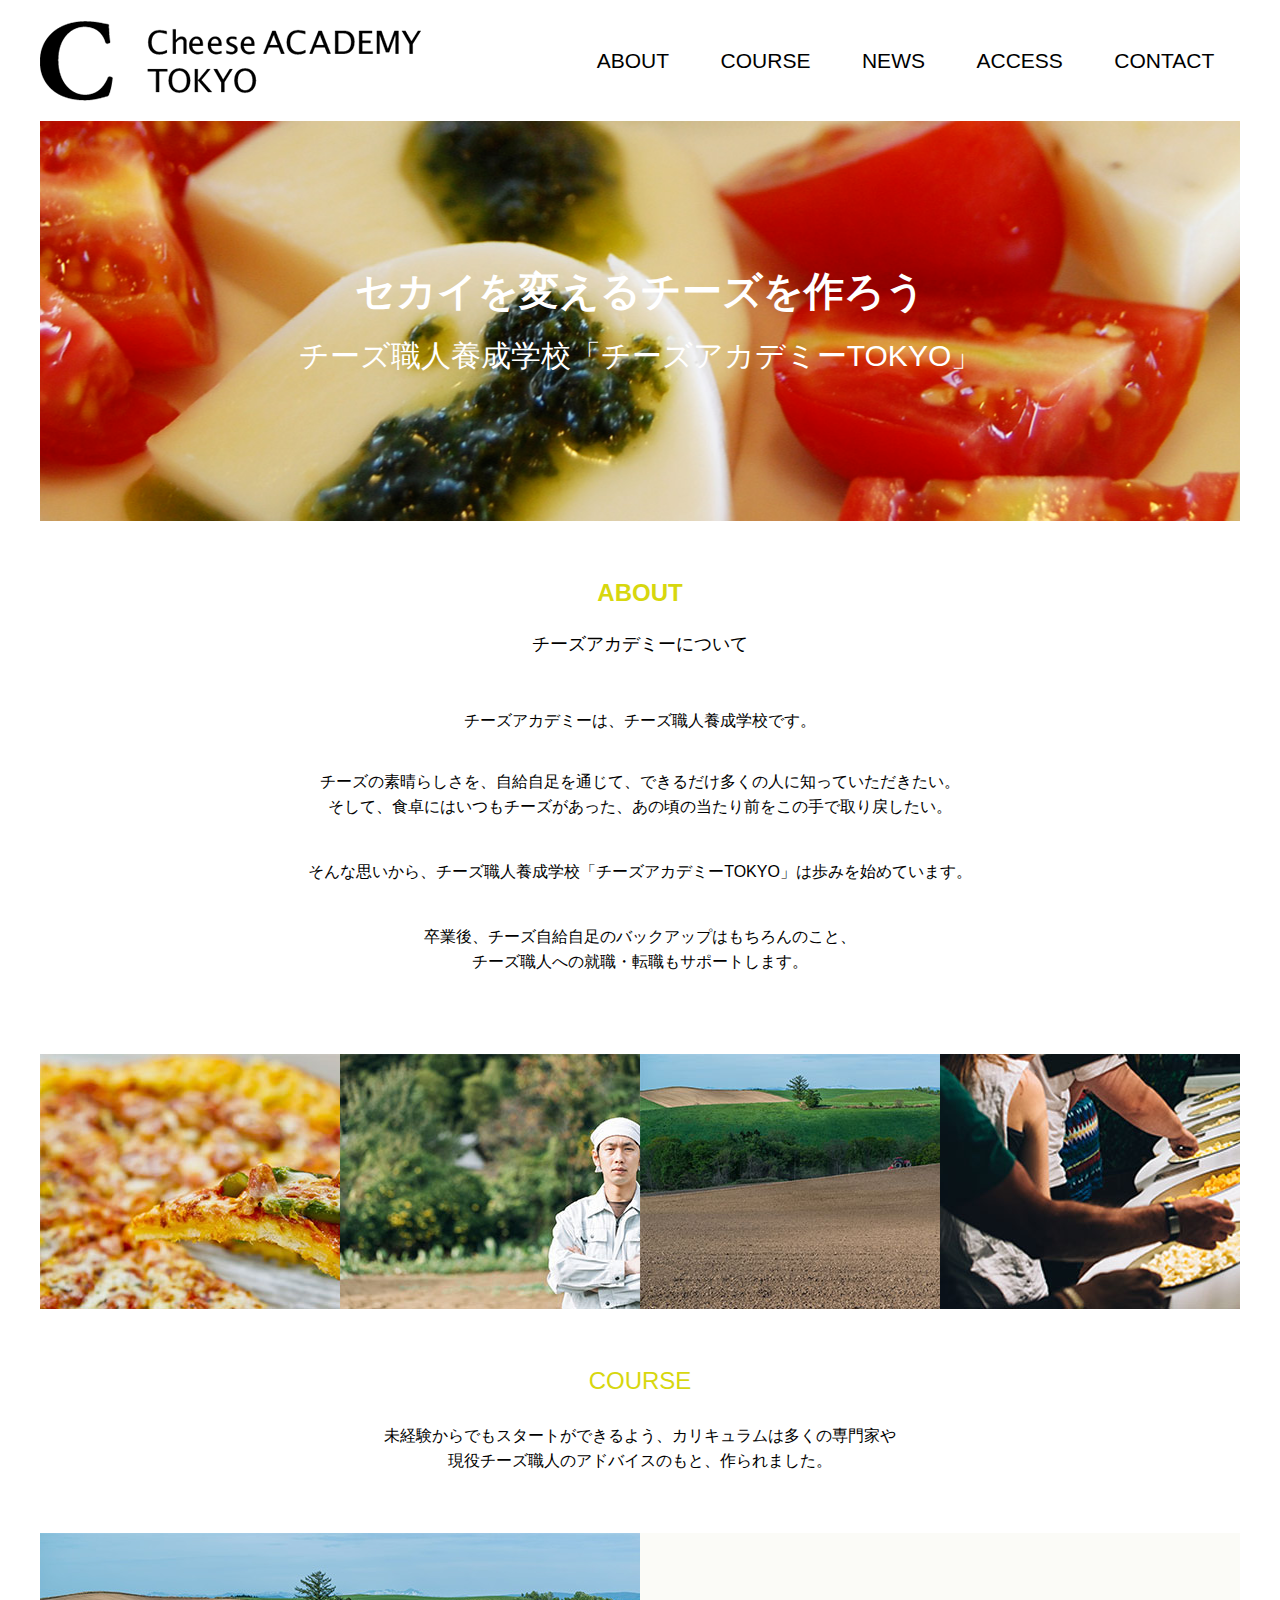
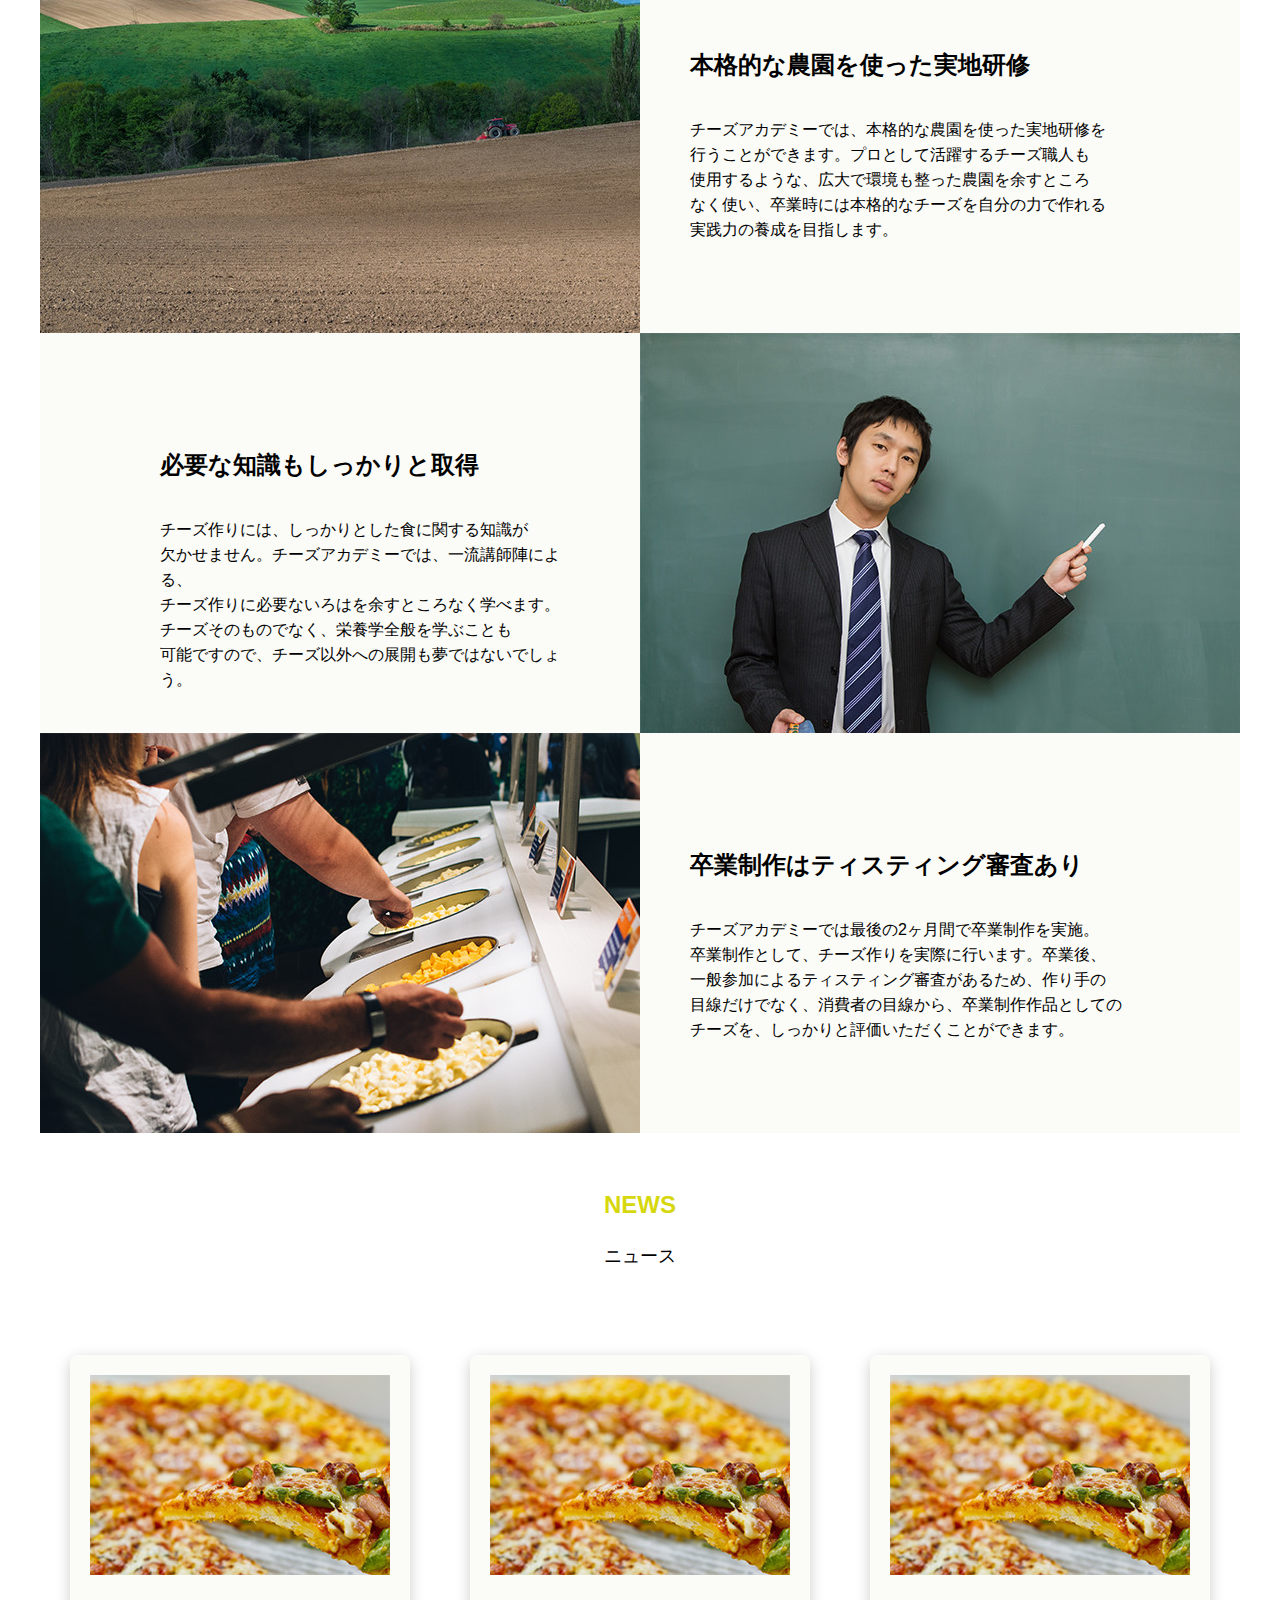
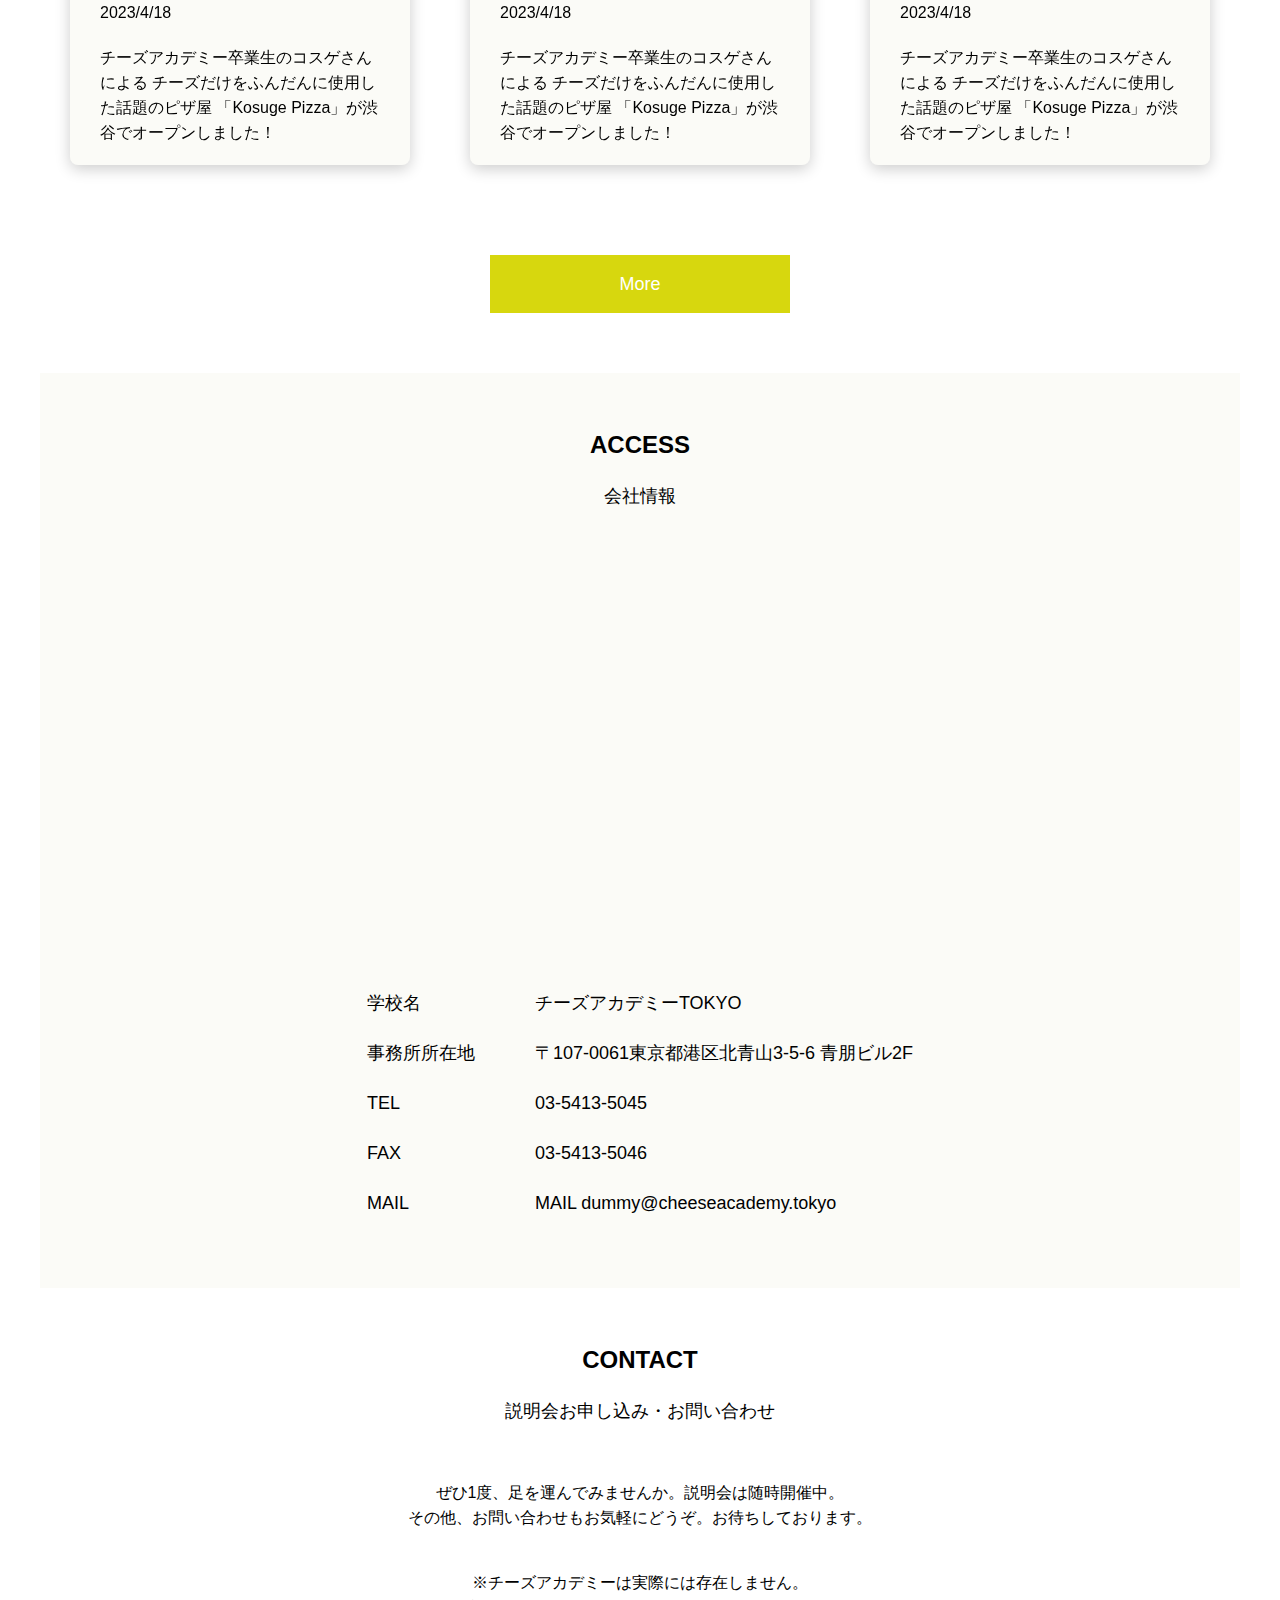
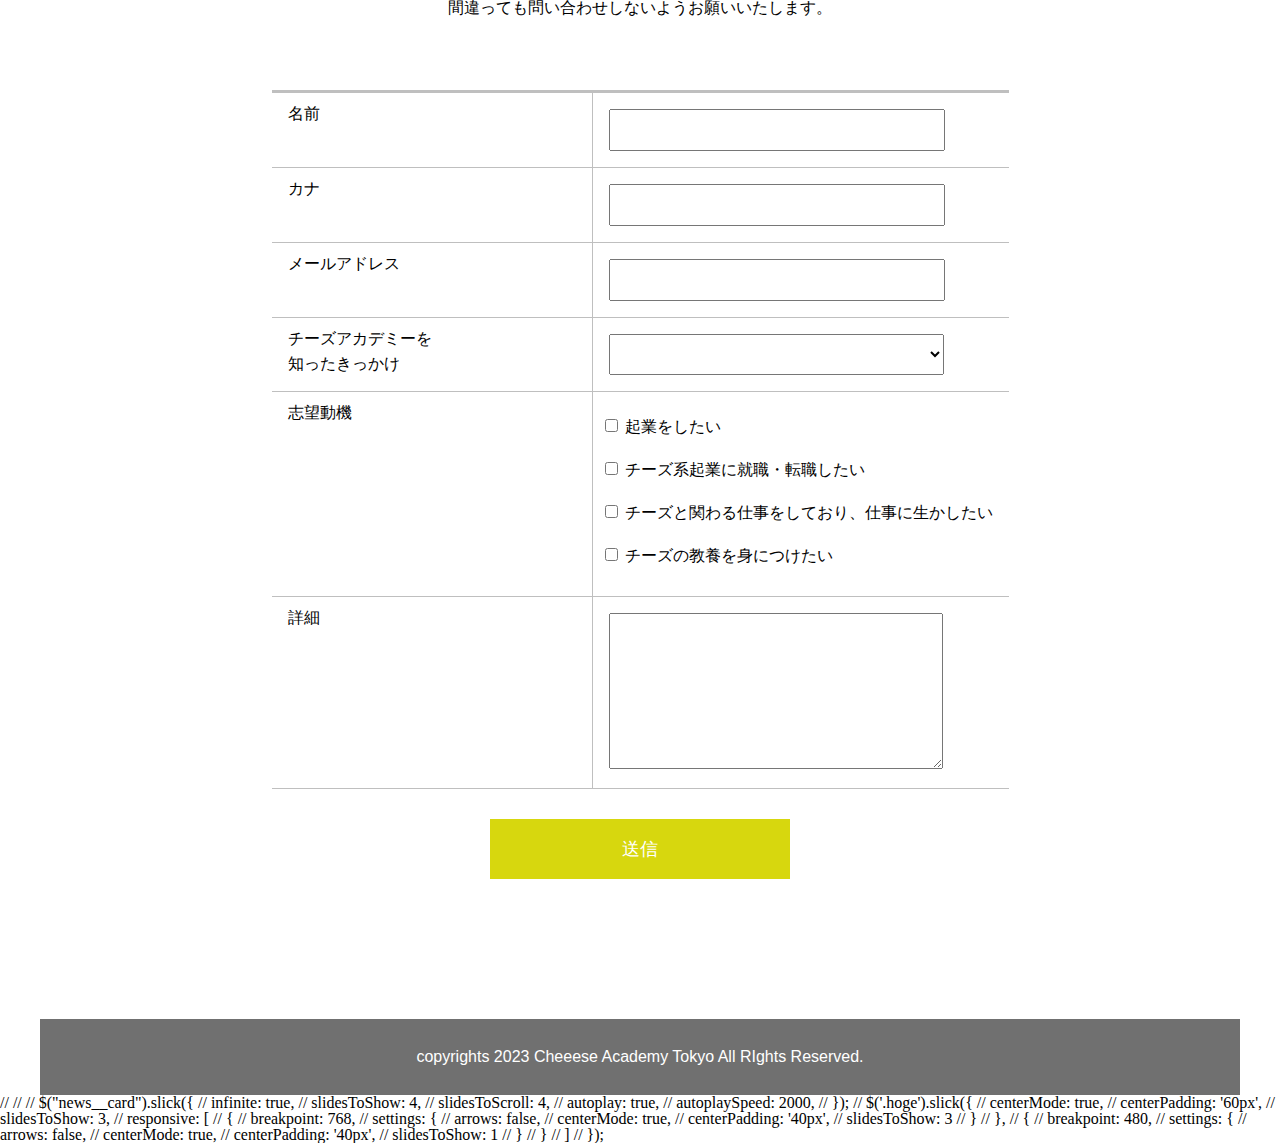
<file: html_name_02/index.html>
<!DOCTYPE html>
<html lang="ja">
<!-- 最初の設定は終わっています　必要な方は触ってください -->
<head>
  <meta charset="UTF-8">
  <meta name="viewport" content="width=device-width, initial-scale=1.0">
  <meta http-equiv="X-UA-Compatible" content="ie=edge">
   <!-- jqueryとslickを入れた -->
   <!-- <link rel="stylesheet" href="./css/bulma.min.css"> -->
   <link rel="stylesheet" href="css/reset.css">
   <link rel="stylesheet" href="css/style.css">
   <link rel="stylesheet" type="text/css" href="slick/slick.css"/>
   <link rel="stylesheet" type="text/css" href="slick/slick-theme.css"/>
   <!-- slick以外にプラグインを追加したい場合はこのしたに追加 -->
   <script src="./js/jquery-3.6.4.min.js"></script>
   <script type="text/javascript" src="./slick/slick.min.js"></script>
  <title>チーズアカデミー</title>
 
</head>
<!-- 最初の設定は終わっています　必要な方は触ってください -->

<body>
  <!-- この中に記述していく -->
  <!-- ここから下にコードを書く -->
  <!-- まずはラップで包む -->
  <div class="wrap">
    <!-- 大枠はheaderとmainとfooterの３つ -->
    <div class="header">
    <!-- headerの中にはlogoとindexを作る -->
      <div class="header__logo">
        <img src="./img/header_logo.png" alt="">
      </div>
      <div class="header__index">
          <a href="#about">ABOUT</a></li>
          <a href="#course">COURSE</a></li>
          <a href="#news">NEWS</a></li>
          <a href="#access">ACCESS</a></li>
          <a href="#contact">CONTACT</a></li>
      </div>
    </div>
    <!-- mainの構成要素はhero,about,corse,news,access,contactの６要素-->
    <div class="main">
      <!-- heroは背景にイメージを入れ、文章はキャッチフレーズと学校名の２つに分ける -->
      <div class="hero">
        <div class="hero__text">
          <div class="hero__catchphraze">
            <div class="title1">
              <h1>セカイを変えるチーズを作ろう</h1>
            </div>
          </div>
          <div class="hero__title">
            <p>チーズ職人養成学校「チーズアカデミーTOKYO」</p>
          </div>
        </div>
      </div>
      <!-- aboutの構成要素は文章の部分と写真 -->
      <div class="about" id="about">
          <!-- 文章部分 見出し、中見出し、本文-->
        <div class="about__text">
          <div class="about__title">
            <h1>ABOUT</h1>
          </div>
          <div class="about__headline">
            <h2>チーズアカデミーについて</h2>
          </div>
          <div class="about__sentence">
            <div class="about__sentence_1">
              <p>チーズアカデミーは、チーズ職人養成学校です。</p>
            </div>
            <div class="about__sentence_2">
              <ul>
                <li>チーズの素晴らしさを、自給自足を通じて、できるだけ多くの人に知っていただきたい。</li>
                <li>そして、食卓にはいつもチーズがあった、あの頃の当たり前をこの手で取り戻したい。</li>
              </ul>
            </div>
            <div class="about__sentence_3">
              <p>そんな思いから、チーズ職人養成学校「チーズアカデミーTOKYO」は歩みを始めています。</p>
            </div>
            <div class="about__sentence_4">
              <ul>
                <li>卒業後、チーズ自給自足のバックアップはもちろんのこと、</li>
                <li>チーズ職人への就職・転職もサポートします。</li>
              </ul>
            </div>

          </div>
        </div>
        <!-- image部分は４つの写真を並べてセンター合わせ -->
        <ul class="about__image">
          <li><img src="./img/about_04.jpg" alt=""></li>
          <li><img src="./img/about_03.jpg" alt=""></li>
          <li><img src="./img/about_02.jpg" alt=""></li>
          <li><img src="./img/about_01.jpg" alt=""></li>
          <li><img src="./img/チーズお菓子.jpeg" alt=""></li>
          <li><img src="./img/チーズフォンデュ.jpeg" alt=""></li>
          <li><img src="./img/チーズ色々.jpeg" alt=""></li>
        </ul>
      </div>
      <!-- courseの構成要素は①文章②写真と文章のbox×２を３段 -->
      <div class="course" id="course">
        <!-- 文章は見出しと本文の２構成 -->
        <div class="course__text">
          <div class="corse__text__title">
            <P>COURSE</P>
          </div>
          <div class="corse__text__sentense">
            <p>未経験からでもスタートができるよう、カリキュラムは多くの専門家や</p>
            <p>現役チーズ職人のアドバイスのもと、作られました。</p>
          </div>
        </div>
        <!-- boxは写真/文章/文章/写真/写真/文章 -->
        <div class="course__box">
          <div class="course__box_row1">
            <div class="course__box1">
              <!-- <img src="./img/course_01.jpg" alt=""> -->
            </div>
            <!-- 文章boxは見出しと本文の２構成 -->
            <div class="course__box2">
              <div class="course__box2_headeline">
                <p>本格的な農園を使った実地研修</p>
              </div>
              <div class="course__box2_sentense">
                <p>チーズアカデミーでは、本格的な農園を使った実地研修を</p>
                <p>行うことができます。プロとして活躍するチーズ職人も</p>
                <p>使用するような、広大で環境も整った農園を余すところ</p>
                <p>なく使い、卒業時には本格的なチーズを自分の力で作れる</p>
                <p>実践力の養成を目指します。</p>
              </div>
            </div>
          </div>
          <div class="course__box_row2">
            <div class="course__box3">
              <div class="course__box3_headeline">
                <p>必要な知識もしっかりと取得</p>
              </div>
              <div class="course__box3_sentense">
                <p>チーズ作りには、しっかりとした食に関する知識が</p>
                <p>欠かせません。チーズアカデミーでは、一流講師陣による、</p>
                <p>チーズ作りに必要ないろはを余すところなく学べます。</p>
                <p>チーズそのものでなく、栄養学全般を学ぶことも</p>
                <p>可能ですので、チーズ以外への展開も夢ではないでしょう。</p>
              </div>
            </div>
            <div class="course__box4">
              <!-- <img src="./img/course_02.jpg" alt=""> -->
            </div>
          </div>
          <div class="course__box_row3">
            <div class="course__box5">
              <!-- <img src="./img/course_03.jpg" alt=""> -->
            </div>
            <div class="course__box6">
              <div class="course__box6_headeline">
                <p>卒業制作はティスティング審査あり</p>
              </div>
              <div class="course__box6_sentense">
                <p>チーズアカデミーでは最後の2ヶ月間で卒業制作を実施。</p>
                <p>卒業制作として、チーズ作りを実際に行います。卒業後、</p>
                <p>一般参加によるティスティング審査があるため、作り手の</p>
                <p>目線だけでなく、消費者の目線から、卒業制作作品としての</p>
                <p>チーズを、しっかりと評価いただくことができます。</p>
              </div>
            </div>
          </div>
        </div>
      </div>
      <!-- newsの構成要素は①文章②カード３枚③moreボタン -->
      <div class="news" id="news">
        <!-- ニュースタイトルは英語とカタカナ２構成 -->
        <div class="news__title">
          <div class="news__title_en">
            <p>NEWS</p>
          </div>
          <div class="news__title_jn">
            <p>ニュース</p>
          </div>
        </div>
        <!-- ニュースカードは写真の下に文章、文章は日付と本文 -->
        <div class="news__card">
          <ul class="hoge">
            <li class="news__card1">
              <div class="news__card1_img">
                <img src="./img/news_img.jpg" alt="">
              </div>
              <div class="news__card1_sentense">
                <div class="news__card1_sentense_day">
                  <p>2023/4/18</p>
                </div>
                <div class="news__card1_sentense_sentence">
                  <p>チーズアカデミー卒業生のコスゲさんによる
                    チーズだけをふんだんに使用した話題のピザ屋
                    「Kosuge Pizza」が渋谷でオープンしました！</p>
                </div>
              </div>
            </li>
            <li class="news__card2">
              <div class="news__card2_img">
                <img src="./img/news_img.jpg" alt="">
              </div>
              <div class="news__card2_sentense">
                <div class="news__card2_sentense_day">
                  <p>2023/4/18</p>
                </div>
                <div class="news__card2_sentense_sentence">
                  <p>チーズアカデミー卒業生のコスゲさんによる
                    チーズだけをふんだんに使用した話題のピザ屋
                    「Kosuge Pizza」が渋谷でオープンしました！</p>
                </div>
              </div>
            </li>
            <li class="news__card3">
              <div class="news__card3_img">
                <img src="./img/news_img.jpg" alt="">
              </div>
              <div class="news__card3_sentense">
                <div class="news__card3_sentense_day">
                  <p>2023/4/18</p>
                </div>
                <div class="news__card3_sentense_sentence">
                  <p>チーズアカデミー卒業生のコスゲさんによる
                    チーズだけをふんだんに使用した話題のピザ屋
                    「Kosuge Pizza」が渋谷でオープンしました！</p>
                </div>
              </div>
            </li>
            <li class="news__card4">
              <div class="news__card4_img">
                <img src="./img/news_img.jpg" alt="">
              </div>
              <div class="news__card4_sentense">
                <div class="news__card4_sentense_day">
                  <p>2023/5/18</p>
                </div>
                <div class="news__card4_sentense_sentence">
                  <p>チーズアカデミー卒業生のコスゲさんによる
                    チーズだけをふんだんに使用した話題のピザ屋
                    「Kosuge Pizza」が渋谷でオープンしました！</p>
                </div>
              </div>
            </li>
            <li class="news__card5">
              <div class="news__card5_img">
                <img src="./img/news_img.jpg" alt="">
              </div>
              <div class="news__card5_sentense">
                <div class="news__card5_sentense_day">
                  <p>2023/5/18</p>
                </div>
                <div class="news__card5_sentense_sentence">
                  <p>チーズアカデミー卒業生のコスゲさんによる
                    チーズだけをふんだんに使用した話題のピザ屋
                    「Kosuge Pizza」が渋谷でオープンしました！</p>
                </div>
              </div>
            </li>
          </ul>
         
        </div>
        <!-- moreは他にリンクされる　どこにリンク？ -->
        <div class="news__more">
<!-- ⭐︎リンク未挿入 -->
            <a href="./index2.html">More</a>
        </div>
      </div>
      <!-- アクセスの構成要素は①タイトル②googlemap③文章 -->
      <div class="access" id="access">
        <div class="access__title">
          <div class="access__title_en">
            <p>ACCESS</p>
          </div>
          <div class="access__title_jn">
            <p>会社情報</p>
          </div>
        </div>
        <!-- ⭐︎googleマップにリンク入れたい -->
        <!-- レスポンシブ対応しようとしたけど出来ず、断念 -->
        <div class="access__map">
          <iframe src="https://www.google.com/maps/embed?pb=!1m18!1m12!1m3!1d3241.311477495296!2d139.70042197514024!3d35.66933177259104!2m3!1f0!2f0!3f0!3m2!1i1024!2i768!4f13.1!3m3!1m2!1s0x60188c9fa9e2e881%3A0x35396adb5ba7ce03!2z44K444O844K644Ki44Kr44OH44Of44O85p2x5Lqs!5e0!3m2!1sja!2sjp!4v1681380203464!5m2!1sja!2sjp" 
          width="1200" 
          height="350" 
          style="border:0;" 
          allowfullscreen="" 
          loading="lazy" 
          referrerpolicy="no-referrer-when-downgrade">
          </iframe>
        </div>
        <!-- 文章は横並び２段 tableで入力-->
        <div class="access__info">
          <table border="1">
            <tr>
              <th>学校名</th>
              <th>チーズアカデミーTOKYO</th>
            </tr>
            <tr>
              <th>事務所所在地</th>
              <th>〒107-0061東京都港区北青山3-5-6 青朋ビル2F</th>
            </tr>
            <tr>
              <th>TEL</th>
              <th>03-5413-5045</th>
            </tr>
            <tr>
              <th>FAX</th>
              <th>03-5413-5046</th>
            </tr>
            <tr>
              <th>MAIL</th>
              <th>MAIL dummy@cheeseacademy.tokyo</th>
            </tr>
          </table>
        </div>
      </div>
      <!-- コンタクトは①文章②フォーム-->
      <div class="contact" id="contact">
        <!-- 文章は見出し、中見出し、文章 -->
        <div class="contact__text">
          <div class="contact__title">
            <p>CONTACT</p>
          </div>
          <div class="contact__headline">
            <p>説明会お申し込み・お問い合わせ</p>
          </div>
          <div class="contact__sentense">
            <div class="contact__sentense_1">
              <p>ぜひ1度、足を運んでみませんか。説明会は随時開催中。</p>
            <p>その他、お問い合わせもお気軽にどうぞ。お待ちしております。</p>
            </div>
            <div class="contact__sentense_2">
              <p>※チーズアカデミーは実際には存在しません。</p>
              <p>間違っても問い合わせしないようお願いいたします。</p>
            </div>
          </div>
        </div>
        <!-- フォームは入力画面と送信ボタン -->
        <!-- ここからフォーム -->
        <form action="confirm.php" method="post">
            <!-- フォームのアクション -->
             <!-- フォームはtableで並べる -->
          <table class="contact_table">
               <!-- table trが行 見出しはth セルはtd -->
            <tr>
              <th class="contact_item">名前</th>
              <td class="contact_body"><input type="text" name="名前" class="form_text"></td>
            </tr>
            <tr>
              <th class="contact_item">カナ</th>
              <td class="contact_body"><input type="text" name="カナ" class="form_text"></td>
            </tr>
             <tr>
              <th class="contact_item">メールアドレス</th>
               <td class="contact_body"><input type="email" name="メールアドレス" class="form_text"></td>
             </tr>
             <tr>
              <th class="contact_item">チーズアカデミーを<br>知ったきっかけ</th>
              <td class="contact_body">
                <select name="きっかけ" class="form_select">
                 <option>   </option>
                 <option>goodle検索</option>
                 <option>SNS</option>
                 <option>紹介</option>
                 <option>たまたま通りかかった</option>
                 <option>その他</option>
                </select></td>
             </tr>
             <tr>
              <th class="contact_item">志望動機</th>
              <td class="contact_body">
                 <label class="contact_motive">
                    <input type="checkbox" name="志望動機">
                    <span class="contact_motive_txt">起業をしたい</span>
                 </label>
                 <label class="contact_motive">
                    <input type="checkbox" name="志望動機">
                    <span class="contact_motive_txt">チーズ系起業に就職・転職したい</span>
                 </label>
                 <label class="contact_motive">
                    <input type="checkbox" name="志望動機">
                    <span class="contact_motive_txt">チーズと関わる仕事をしており、仕事に生かしたい</span>
                 </label>
                 <label class="contact_motive">
                    <input type="checkbox" name="志望動機">
                    <span class="contact_motive_txt">チーズの教養を身につけたい</span>
                 </label>
              </td>
             </tr>
             <tr>
               <th class="contact_item">詳細</th>
               <td class="contact_body"><textarea name="詳細"   class="form_textarea" cols="30" rows="10"></textarea></td>
             </tr>
          </table>
          <input class="contact_submit" type="submit" value="送信">
        </form> 
      </div>
    </div>
    <!-- フッターは文章のみ -->
    <div class="footer">
      <p>copyrights 2023 Cheeese Academy Tokyo All RIghts Reserved.</p>
    </div>
  </div>
  <!-- ここから上にコードを書く -->
  <!-- この中に記述していく -->
  <!-- <script src="https://code.jquery.com/jquery-3.2.1.min.js"></script>
  <script src="js/main.js"> -->
    <script>
    $(".about__image").slick({
    infinite: true,
    slidesToShow: 4,
    slidesToScroll: 1,
    autoplay: true,
    autoplaySpeed: 3000,
    });
    

    $('.hoge').slick({
    infinite: true,
    slidesToShow: 3,
    slidesToScroll: 1,
    autoplay: true,
    autoplaySpeed: 3000,
    })
  </script>
  <!-- スクロールしたら色が変わるようにしたかったけどダメだった -->
  <!-- <script>
    $(".course__box_row1").on("scroll",function(){
     $(".course__box2") .css(color,"orange")
    })
    $(".course__box_row2").on("scroll",function(){
     $(".course__box3") .css(color,"orange")
    })
    $(".course__box_row3").on("scroll",function(){
     $(".course__box6") .css(color,"orange")
    })
  </script> -->

//   <!-- <script>
//     jQuery(window).on('scroll', function () {
//     if (400 < jQuery(this).scrollTop()) {
//         jQuery('hero').addClass('change-color');
//     } else {
//         jQuery('.hero').removeClass('change-color');
//     }
// });
//   </script> -->

//   <!-- <script>
//     function EachTextAnimeControl() {
//     $('.eachTextAnime').each(function () {
//     var elemPos = $(this).offset().top - 50;
//     var scroll = $(window).scrollTop();
//     var windowHeight = $(window).height();
//     if (scroll >= elemPos - windowHeight) {
//       $(this).addClass("appeartext");

//     } else {
//       $(this).removeClass("appeartext");
//     }
//     });
//     }
//   </script>
//      -->

    

    // $("news__card").slick({
    // infinite: true,
    // slidesToShow: 4,
    // slidesToScroll: 4,
    // autoplay: true,
    // autoplaySpeed: 2000,
    // });


//     $('.hoge').slick({
//   centerMode: true,
//   centerPadding: '60px',
//   slidesToShow: 3,
//   responsive: [
//     {
//       breakpoint: 768,
//       settings: {
//         arrows: false,
//         centerMode: true,
//         centerPadding: '40px',
//         slidesToShow: 3
//       }
//     },
//     {
//       breakpoint: 480,
//       settings: {
//         arrows: false,
//         centerMode: true,
//         centerPadding: '40px',
//         slidesToShow: 1
//       }
//     }
//   ]
// });
   
  <!-- </script> -->
</body>

</html>
</file>
<file: html_name_02/css/style.css>
/* ここから下に記載していく */
/* 全体 */
.wrap{
    width: 1200px;
    margin: 0 auto;
    font-family: Arial, Helvetica, sans-serif;
}
/* ヘッダー 全体と２要素*/
.header{
    /* background-color: antiquewhite; */
    width: auto;
    height: 121px;
    display: flex;
}
.header__logo{
    text-align: left;
    margin-right: 150px;
    display: flex;
    align-items: center;
}.header__index{ /* background-color: rgb(233, 222, 222); */
    height: 21px;
    width: 700px;
    display: flex;
    justify-content: space-around;
    align-items: center;
    padding-top: 50px;
}
.header__index a{
    font-size: 21px;
    text-decoration: none;
    color: black;
}
.main{
    /* background-color: aquamarine; */
    width: auto;
    height: auto;
}
/* heroは全体と２要素 */
.hero{
    width: auto;
    background-image: url(../img/mainbg.png);
    height: 400px;
    background-position: center;
    display: flex;
    text-align: center;
    align-items: center;
    margin-bottom: 60px;
}
.hero__text{
    /* background-color: bisque; */
    text-align: center;
    align-items: center;
    height: 100px;
    width: 800px;
    padding: 100px;
    margin: 0 auto;
}
.hero__catchphraze{
    font-size: 40px;
    color: white;
    font-weight: bold;
    border-color: black; */
}
.hero__catchphraze.change-color {
    color: red;
  }

/* .eachTextAnime p{
  text-align: center;
  margin: 20px 0;
  font-size:1.5rem;
}

.eachTextAnime span{opacity: 0;}
.eachTextAnime.appeartext span{ animation:text_anime_on 1s ease-out forwards; }
@keyframes text_anime_on {
  0% {opacity:0;}
  100% {opacity:1;}
} */


.hero__title{
    font-size: 30px;
    color: white;
    margin-top: 30px;
}
/* aboutは全体と２要素 */
.about{
    /* background-color: pink; */
    width: auto;
    height: auto;
    text-align: center;
}
/* textはtitle,headline,sentenceの要素に分ける */
/* text全体 */
.about__text{
    text-align: center;
}
/* title */.about__title{
    /* background-color: rgb(38, 81, 119); */
    color: rgb(215, 215, 14);
    font-size: 24px;
    font-weight: bold;
    width: 200px;
    height: auto;
    margin: 0 auto;
}
/* headline */
.about__headline{
    font-size: 18px;
    /* background-color: aliceblue; */
    margin-top: 30px;

}
/* 本文 */
.about__sentence_1{
    /* background-color: aquamarine; */
    font-size: 16px;
    margin-top: 60px; 
}
.about__sentence_1 p{
    font-size: 16px;
}
.about__sentence_2{
    font-size: 16px;
    margin-top: 40px;
    line-height: 25px; 
}
.about__sentence_3{
    font-size: 16px;
    margin-top: 40px;
    line-height: 25px; 

}
.about__sentence_4{
    font-size: 16px;
    margin-top: 40px;
    line-height: 25px; 
    margin-bottom: 80px;
}
/* スクロールできるようにした */
.about__image{
    display: flex;
    overflow: scroll;
}
/* 追加した写真を他の写真のPXにあわせる　大きさは詳細で確認 */
/* 以下で変更しても元の写真のお大きさを変えないとダメだったので、元の画像の大きさ変更を実施 */
/* .about_image4{
    width: 385px;
    height: 255px;
}
.about_image5{
    width: 385px;
    height: 255px;
}
.about_image6{
    width: 385px;
    height: 255px;
} */

/* courseは全体と2要素 */
.course{
    /* background-color: brown; */
    width: 1200px;
    height: auto;
}
/* courseテキスト全体 */
.course__text{
    text-align: center;
}
/* textは２要素 */
.corse__text__title{
    color: rgb(215, 215, 14);
    font-size: 24px;
    margin-top: 60px;
    margin-bottom: 30px;
}
.corse__text__sentense{
    font-size: 16px;
    margin-bottom: 60px;
    line-height: 25px; 
}
/* courseboxは６つ、それぞれに名前つける */
/* BOX全体 */

.course__box1{
    background-image: url(../img/course_01.jpg);;
    width: 600px;
    height: 400px;

}
.course__box2{
    background-color: rgb(251, 251, 247);
    width: 600px;
    height: 400px;
}
.course__box2_headeline{
    font-size: 24px;
    padding-top: 120px;
    padding-left: 50px;
    font-weight: bold;
}
.course__box2_sentense{
    font-size: 16px;
    line-height: 25px; 
    margin-top: 40px;
    padding-left: 50px;
}
.course__box3{
    background-color: rgb(251, 251, 247);
    width: 480px;
    height: 400px;
    padding-left: 120px;

}
/* ⭐︎全部右に寄っちゃってるから修正必要 */
.course__box3_headeline{
    font-size: 24px;
    padding-top: 120px;
    padding-right: 50px;
    font-weight: bold;
    text-align: left;
    
}
.course__box3_sentense{
    font-size: 16px;
    line-height: 25px; 
    margin-top: 40px;
    padding-right: 50px;
    text-align: left;
}
.course__box4{
    background-image: url(../img/course_02.jpg);;
    width: 600px;
    height: 400px;

}
.course__box5{
    background-image: url(../img/course_03.jpg);;
    width: 600px;
    height: 400px;
}
.course__box6{
    background-color: rgb(251, 251, 247);
    width: 600px;
    height: 400px;
}
.course__box6_headeline{
    font-size: 24px;
    padding-top: 120px;
    padding-left: 50px;
    font-weight: bold;
}
.course__box6_sentense{
    font-size: 16px;
    line-height: 25px; 
    margin-top: 40px;
    padding-left: 50px;
}
.course__box_row1{
    display: flex;
}
.course__box_row2{
    display: flex;
}
.course__box_row3{
    display: flex;
}
/* newsは全体と３要素 */
.news{
    /* background-color: aquamarine; */
    width: auto;
    height: auto;
    margin-bottom: 60px;
}
.news__title{
    text-align: center;
}
/* タイトル２要素 */
.news__title_en{
    color: rgb(215, 215, 14);
    font-size: 24px;
    font-weight: bold;
    padding-top: 60px;
}
.news__title_jn{
    font-size: 18px;
    margin-top: 30px;
    margin-bottom: 60px;
}
/* 幅300×700のカード5枚 */
.news__card{
    display: flex;
    justify-content: center;
    gap: 30px;
}
.hoge{
    display: flex;
    gap: 30px;
    width: 1200px;
    margin-bottom: 60px;
}

.news__card1{
    background-color: rgb(251, 251, 247);
    /* width: 00px;
    height: auto; */
    overflow: hidden;
    border-radius: 8px;
    box-shadow: 0 4px 15px rgba(0, 0,0,.2);
    margin: 30px;
    padding: 20px;
}
/* カードの要素は写真と文章 */
.news__card1_sentense{
    /* background-color: peachpuff; */
    padding-top: 30px;
    padding-left: 10px;
    padding-right: 10px;
}
.news__card1_sentense_day{
    font-size: 16;
    margin-bottom: 24px;
}
.news__card1_sentense_sentence{
    font-size: 16px;
    line-height: 25px; 
}

/* 拡大のホバー */
/* .news__card1:hover{transform: scale(1.2);
}
.news__card2:hover{transform: scale(1.2);
}
.news__card3:hover{transform: scale(1.2);
}
.news__card4:hover{transform: scale(1.2);
}
.news__card5:hover{transform: scale(1.2);
} */


.news__card2{
    background-color: rgb(251, 251, 247);
    width: 300px;
    height: 400px;
    overflow: hidden;
    border-radius: 8px;
    box-shadow: 0 4px 15px rgba(0, 0,0,.2);
    margin: 30px;
    padding: 20px;
    
}
.news__card2_sentense{
    /* background-color: peachpuff; */
    padding-top: 30px;
    padding-left: 10px;
    padding-right: 10px;
}
.news__card2_sentense_day{
    font-size: 16;
    margin-bottom: 24px;
}
.news__card2_sentense_sentence{
    font-size: 16px;
    line-height: 25px; 
}
.news__card3{
    background-color: rgb(251, 251, 247);
    width: 300px;
    height: 400px;
    overflow: hidden;
    border-radius: 8px;
    box-shadow: 0 4px 15px rgba(0, 0,0,.2);
    margin-bottom: 60px;
    margin: 30px;
    padding: 20px;
}
.news__card3_sentense{
    /* background-color: peachpuff; */
    padding-top: 30px;
    padding-left: 10px;
    padding-right: 10px;
}
.news__card3_sentense_day{
    font-size: 16;
    margin-bottom: 24px;
}
.news__card3_sentense_sentence{
    font-size: 16px;
    line-height: 25px; 
}
.news__card4{
    background-color: rgb(251, 251, 247);
    width: 300px;
    height: 400px;
    overflow: hidden;
    border-radius: 8px;
    box-shadow: 0 4px 15px rgba(0, 0,0,.2);
    margin: 30px;
    padding: 20px;
    
}
.news__card4_sentense{
    /* background-color: peachpuff; */
    padding-top: 30px;
    padding-left: 10px;
    padding-right: 10px;
}
.news__card4_sentense_day{
    font-size: 16;
    margin-bottom: 24px;
}
.news__card4_sentense_sentence{
    font-size: 16px;
    line-height: 25px; 
}
.news__card5{
    background-color: rgb(251, 251, 247);
    width: 300px;
    height: 400px;
    overflow: hidden;
    border-radius: 8px;
    box-shadow: 0 4px 15px rgba(0, 0,0,.2);
    margin: 30px;
    padding: 20px;
    
}
.news__card5_sentense{
    /* background-color: peachpuff; */
    padding-top: 30px;
    padding-left: 10px;
    padding-right: 10px;
}
.news__card5_sentense_day{
    font-size: 16;
    margin-bottom: 24px;
}
.news__card5_sentense_sentence{
    font-size: 16px;
    line-height: 25px; 
}

/* ⭐︎中央揃えができない 文字にpaddingとmarginを付けて対応*/
/* .news__more{
    background-color: rgb(215, 215, 14);
    width: 300px;
    height: 60px;
    display: table-cell;
    vertical-align: middle;
    text-align: center;  
} */
/* .news__more{
    background-color: antiquewhite;
    width: 100px;
    height: 20px;
    text-align: center; 
    flood-color: black; 
} */
.news__more a{
    background-color: rgb(215, 215, 14);
    text-decoration: none;
    color: white; 
    font-size: 18px;
    padding: 20px 110px;
    display: flex;
    justify-content: center;
    margin: 0 450px;
    /* 色が変わるホバーにする */
    transition: .3s;
}
.news__more a:hover{
    background: #707070;
}
    
/* accessは全体と３要素 */
.access{
    background-color: rgb(251, 251, 247) ;
    width: auto;
    height: auto;
    margin-bottom: 60px;
}
/* タイトル全体 */
.access__title{
    text-align: center;
}
.access__title_en{
    color: black;
    font-size: 24px;
    padding-top: 60px;
    margin-bottom: 30px;
    font-weight: bold;
}
.access__title_jn{
    font-size: 18px;
    margin-top: 30px;
    margin-bottom: 60px;
}
.access__map{
    margin-bottom: 60px;
    position: relative;
    /* width: 100%;
    padding-top: 75%; */
}
/* レスポンシブうまくいかない */
.acccess__map iframe{
    position: absolute;
    top: 0;
    left: 0;
    width: 100%;
    height: 100%;
}
.access__info{
    display: flex;
    justify-content: center;
    margin: 60 auto;
}
.access__info table th{
    padding: 16px 30px;
    text-align: left;
    font-size: 18px;
    /* border:double 5px black; */
}
.access__info table{
    margin-bottom: 60px;
}

/* contactは全体と２要素 */
.contact{
    /* background-color: orange; */
    width: 960px;
    height: auto;
    margin: 0 auto;
    text-align: center;
}
/* aboutのところとほぼ同じ */

.contact__title{
    color: black;
    font-size: 24px;
    font-weight: bold;
    width: 200px;
    height: auto;
    margin: 0 auto;
}

.contact__headline{
    font-size: 18px;
    margin-top: 30px;}

.contact__sentense_1 {
    font-size: 16px;
    margin-top: 60px;
    line-height: 25px;
}
.contact__sentense_2 {
    font-size: 16px;
    margin-top: 40px;
    line-height: 25px;
    margin-bottom: 70px;
}

.footer{
    margin-top: 140px;
    background-color: #707070;
    width: auto;
    height: 76px;
    font-size: 20px;
    text-align: center;
}
.footer p{
    /* background-color: antiquewhite; */
    width: 600px;
    height: 16px;
    font-size: 16px;
    color: white;
    padding-top: 30px;
    padding-bottom: 30px;
    margin: 0 auto;  
}
/* フォーム全体640px tableで横のborderはなし
border幅328Px高さ36px #bfbfbf*/
/* marginbottom30 */
.contact_table{
    width: 640;
    height: auto;
    margin: 0 auto;
    border-top: 3px solid #bfbfbf;
}
.contact_item{
    /* background-color: antiquewhite; */
    padding-top: 8px;
    padding-bottom: 8px;
    padding-left: 16px;
    padding-right: 64px;
    border: 1px solid #bfbfbf;
    text-align: left;
    vertical-align: top;
    width: 240px;
    height: 52px;
    line-height: 25px;
    border-left: none;
}
.contact_body{
    background-color: white;
    padding: 8Px;
    border: 1px solid #bfbfbf;
    width: 400px;
    text-align: left;
    height: auto;
    padding: 8px;
    border-right: none;
}
.form_text{
    width: 328px;
    height: 36px;
    margin: 8px;
}
/* セレクトの枠同じ設定やのに、なぜか小さくなる */
.form_select{
    width: 335px;
    height: 41px;
    margin: 8px;
    /* padding: 1px 2px; */
}

.contact_motive{
    display: block;
    margin-bottom: 24px;
    margin-top: 16px;
}
.form_textarea{
    width: 328px;
    height: auto;
    margin: 8px;
}
.contact_submit{
   color:white;
   margin-top: 30px;
   width: 300px;
   height: 60px;
   font-size: 18px;
   background-color:  rgb(215, 215, 14);
   border: none;
   transition: .3s;
}
.contact_submit:hover{
    background: #707070;
}

/* フォームのタイトル部分 */
/* 幅240px 左の余白16px 右64px */

/* フォームのパーツ部分*/
/* 幅400px  */
/* 線同士の余白は８px */
/* 志望動機は複数選択可能で */
/* 送信ボタンはMoreボタンと外観は一緒 */
</file>
